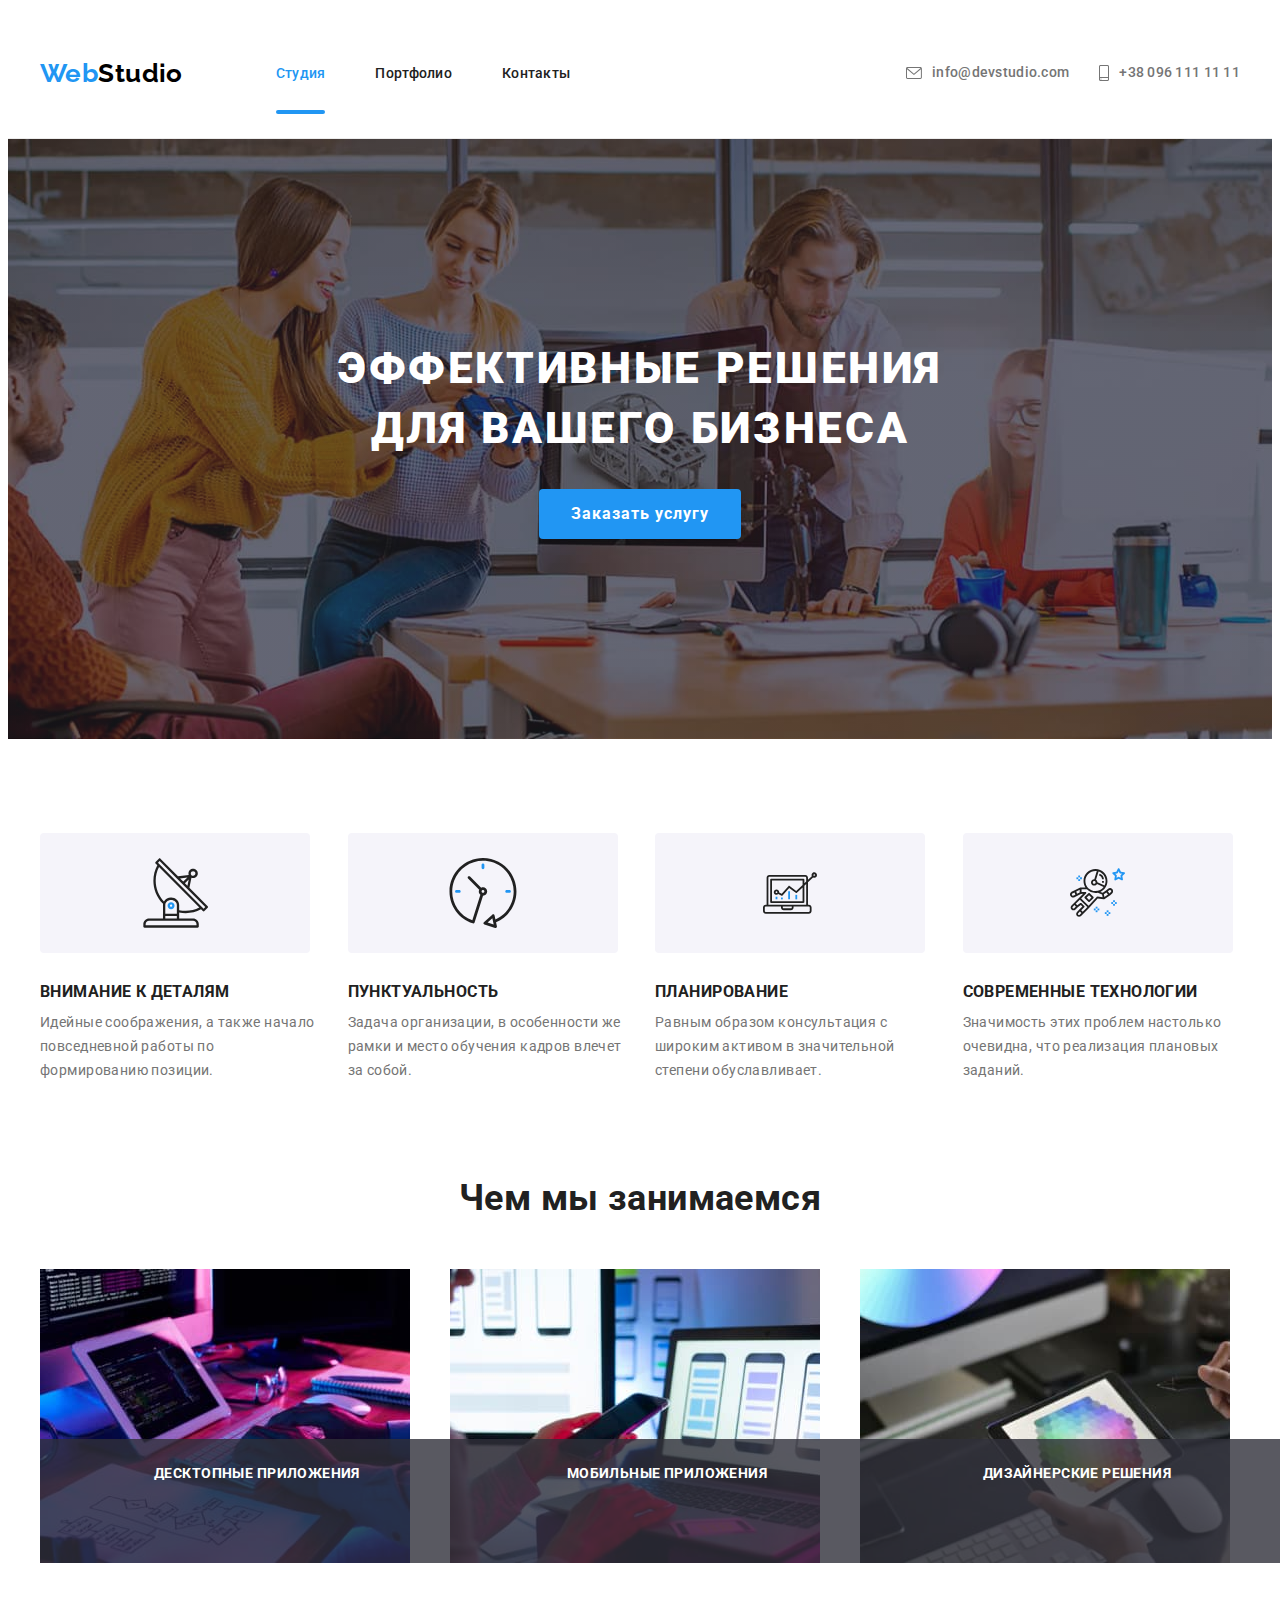
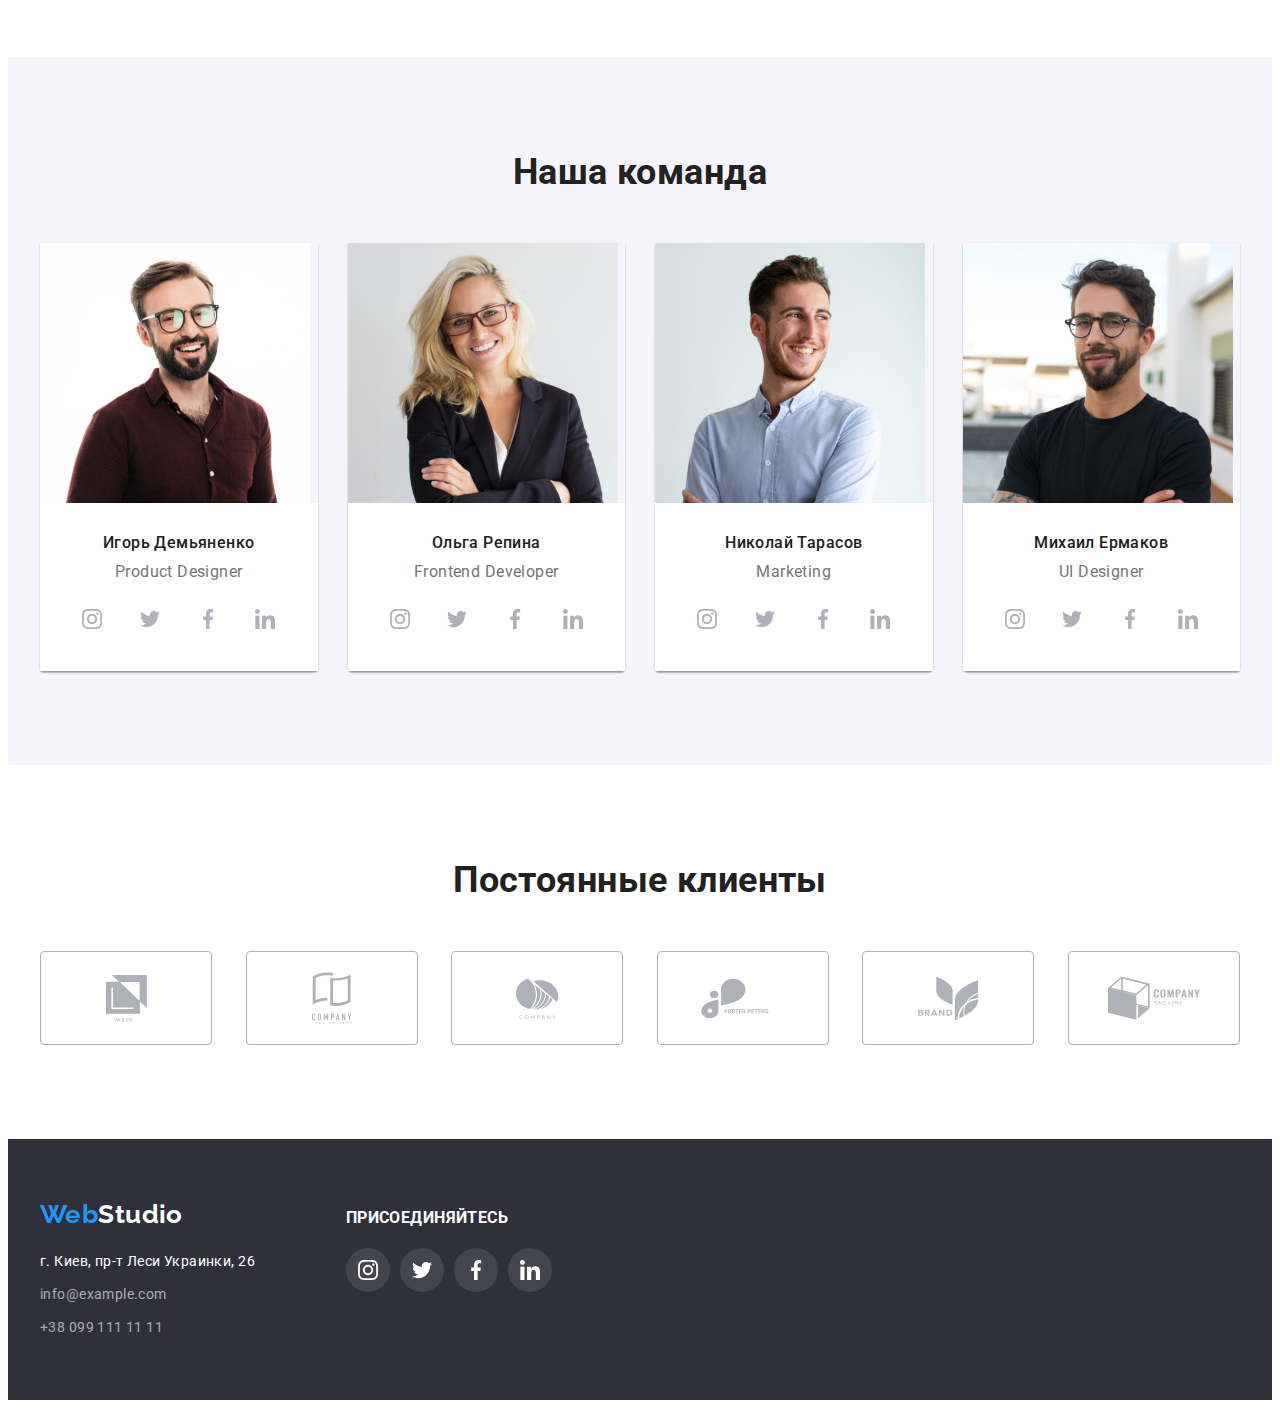
<file: index.html>
<!DOCTYPE html>
<html lang="ru">

<head>
    <meta charset="UTF-8">
    <meta http-equiv="X-UA-Compatible" content="IE=edge">
    <meta name="viewport" content="width=device-width, initial-scale=1.0">
    <title>Студия</title>
    <link rel="preconnect" href="https://fonts.gstatic.com">
    <link
        href="https://fonts.googleapis.com/css2?family=Raleway:wght@700&family=Roboto:wght@400;500;700;900&display=swap"
        rel="stylesheet">
    <link rel="stylesheet" href="https://cdnjs.cloudflare.com/ajax/libs/modern-normalize/1.1.0/modern-normalize.min.css"
        integrity="sha512-wpPYUAdjBVSE4KJnH1VR1HeZfpl1ub8YT/NKx4PuQ5NmX2tKuGu6U/JRp5y+Y8XG2tV+wKQpNHVUX03MfMFn9Q=="
        crossorigin="anonymous" referrerpolicy="no-referrer" />

    <link rel="stylesheet" href="./css/styles.css">
</head>

<body>
    <!-- Шапка -->
    <header class="header">
        <div class="container header-container">
            <nav class="navigation">
                <a href="./" lang="en" class="logo link"> <span class="logo-part">Web</span>Studio</a>
                <ul class="site-nav list">
                    <li class="site-nav-list">
                        <a href="" class="site-nav-link link current">Студия</a>
                    </li>
                    <li class="site-nav-list">
                        <a href="./portfolio.html" class="site-nav-link link">Портфолио</a>
                    </li>
                    <li class="site-nav-list">
                        <a href="" class="site-nav-link link">Контакты</a>
                    </li>
                </ul>
            </nav>
            <ul class="mail-tel list">
                <li class="mail-tel-list">
                    <a href="mailto:info@devstudio.com" class="mail-tel-link link">
                        <svg class="icon icon-mail" width="16" height="12">
                            <use href="./images/icons.svg#icon-envelope"></use>
                        </svg>
                        info@devstudio.com
                    </a>
                </li>
                <li class="mail-tel-list">
                    <a href="tel:+380961111111" class="mail-tel-link link">
                        <svg class="icon icon-tel" width="10" height="16">
                            <use href="./images/icons.svg#icon-smartphone"></use>
                        </svg>
                        +38 096 111 11 11
                    </a>
                </li>
            </ul>
        </div>



    </header>

    <main>
        <!-- Герой -->
        <section class="section hero">
            <div class="container">
                <h1 class="main-title"> Эффективные решения для вашего бизнеса</h1>
                <button type="button" data-modal-open class="main-button">Заказать услугу</button>
            </div>

        </section>
        <!-- Преимущества -->
        <section class="section section-advantages">
            <div class="container">
                <h2 class="visually-hidden">Преимущества</h2>

                <ul class="advantages">
                    <li class="advantages-list list">
                        <div class="adv-list-icon">
                            <svg class="" width="65" height="70">
                                <use href="./images/icons.svg#icon-group-1"></use>
                            </svg>
                        </div>

                        <h3 class="advantages-title">Внимание к деталям</h3>
                        <p class="advantages-text">Идейные соображения, а также начало повседневной работы по
                            формированию
                            позиции.</p>
                    </li>
                    <li class="list advantages-list">
                        <div class="adv-list-icon">
                            <svg class="" width="70" height="70">
                                <use href="./images/icons.svg#icon-group-2"></use>
                            </svg>
                        </div>

                        <h3 class="advantages-title">Пунктуальность</h3>
                        <p class="advantages-text">Задача организации, в особенности же рамки и место обучения кадров
                            влечет
                            за собой.</p>
                    </li>
                    <li class="list advantages-list">
                        <div class="adv-list-icon">
                            <svg class="" width="70" height="54">
                                <use href="./images/icons.svg#icon-group-3"></use>
                            </svg>
                        </div>

                        <h3 class="advantages-title">Планирование</h3>
                        <p class="advantages-text">Равным образом консультация с широким активом в значительной степени
                            обуславливает.</p>
                    </li>
                    <li class="list advantages-list">
                        <div class="adv-list-icon">
                            <svg class="" width="55" height="61">
                                <use href="./images/icons.svg#icon-group-4"></use>
                            </svg>
                        </div>

                        <h3 class="advantages-title">Современные технологии</h3>
                        <p class="advantages-text">Значимость этих проблем настолько очевидна, что реализация плановых
                            заданий.</p>
                    </li>
                </ul>
            </div>

        </section>
        <!-- Чем занимается студия -->
        <section class="section section-what-we-do">
            <div class="container">
                <h2 class="section-title">Чем мы занимаемся</h2>
                <ul class="what-we-do-list">
                    <li class="list what-we-do-item">
                        <img src="./images/what_we_do/box1.jpg" alt="Руки на клавиатуре" width="370" height="294">
                        <p class="what-we-do-description">Десктопные приложения</p>
                    </li>
                    <li class="list what-we-do-item">
                        <img src="./images/what_we_do/box2.jpg" alt="Ноутбук и телефон" width="370" height="294">
                        <p class="what-we-do-description">Мобильные приложения</p>
                    </li>
                    <li class="list what-we-do-item">
                        <img src="./images/what_we_do/box3.jpg" alt="Планшет с узором" width="370" height="294">
                        <p class="what-we-do-description">Дизайнерские решения</p>
                    </li>
                </ul>
            </div>

        </section>

        <!-- Команда студии -->

        <section class="section our-team">
            <div class="container">
                <h2 class="section-title">Наша команда</h2>
                <ul class="team-list">
                    <li class="list team-list-item">
                        <img src="./images/our_team/img1.jpg" alt="Игорь Демьяненко" width="270" height="260">
                        <div class="team-img-description">
                            <h3 class="team-title">Игорь Демьяненко</h3>
                            <p lang="en" class="team-position">Product Designer</p>
                            <ul class="list team-social-icon-list">
                                <li class="team-social-item">
                                    <a href="" class="team-social-link">
                                        <svg class="team-social-icon" width="20" height="20">
                                            <use href="./images/icons.svg#icon-instagram"></use>
                                        </svg>
                                    </a>
                                </li>
                                <li class="team-social-item">
                                    <a href="" class="team-social-link">
                                        <svg class="team-social-icon" width="20" height="20">
                                            <use href="./images/icons.svg#icon-twitter"></use>
                                        </svg>
                                    </a>
                                </li>
                                <li class="team-social-item">
                                    <a href="" class="team-social-link">
                                        <svg class="team-social-icon" width="20" height="20">
                                            <use href="./images/icons.svg#icon-facebook"></use>
                                        </svg>
                                    </a>
                                </li>
                                <li class="team-social-item">
                                    <a href="" class="team-social-link">
                                        <svg class="team-social-icon" width="20" height="20">
                                            <use href="./images/icons.svg#icon-linkedin"></use>
                                        </svg>
                                    </a>
                                </li>
                            </ul>
                        </div>

                    </li>

                    <li class="list team-list-item">
                        <img src="./images/our_team/img2.jpg" alt="Ольга Репина" width="270" height="260">
                        <div class="team-img-description">
                            <h3 class="team-title">Ольга Репина</h3>
                            <p lang="en" class="team-position">Frontend Developer</p>
                            <ul class="list team-social-icon-list">
                                <li class="team-social-item">
                                    <a href="" class="team-social-link">
                                        <svg class="team-social-icon" width="20" height="20">
                                            <use href="./images/icons.svg#icon-instagram"></use>
                                        </svg>
                                    </a>
                                </li>
                                <li class="team-social-item">
                                    <a href="" class="team-social-link">
                                        <svg class="team-social-icon" width="20" height="20">
                                            <use href="./images/icons.svg#icon-twitter"></use>
                                        </svg>
                                    </a>
                                </li>
                                <li class="team-social-item">
                                    <a href="" class="team-social-link">
                                        <svg class="team-social-icon" width="20" height="20">
                                            <use href="./images/icons.svg#icon-facebook"></use>
                                        </svg>
                                    </a>
                                </li>
                                <li class="team-social-item">
                                    <a href="" class="team-social-link">
                                        <svg class="team-social-icon" width="20" height="20">
                                            <use href="./images/icons.svg#icon-linkedin"></use>
                                        </svg>
                                    </a>
                                </li>
                            </ul>

                        </div>

                    </li>
                    <li class="list team-list-item">
                        <img src="./images/our_team/img3.jpg" alt="Николай Тарасов" width="270" height="260">
                        <div class="team-img-description">
                            <h3 class="team-title">Николай Тарасов</h3>
                            <p lang="en" class="team-position">Marketing</p>
                            <ul class="list team-social-icon-list">
                                <li class="team-social-item">
                                    <a href="" class="team-social-link">
                                        <svg class="team-social-icon" width="20" height="20">
                                            <use href="./images/icons.svg#icon-instagram"></use>
                                        </svg>
                                    </a>
                                </li>
                                <li class="team-social-item">
                                    <a href="" class="team-social-link">
                                        <svg class="team-social-icon" width="20" height="20">
                                            <use href="./images/icons.svg#icon-twitter"></use>
                                        </svg>
                                    </a>
                                </li>
                                <li class="team-social-item">
                                    <a href="" class="team-social-link">
                                        <svg class="team-social-icon" width="20" height="20">
                                            <use href="./images/icons.svg#icon-facebook"></use>
                                        </svg>
                                    </a>
                                </li>
                                <li class="team-social-item">
                                    <a href="" class="team-social-link">
                                        <svg class="team-social-icon" width="20" height="20">
                                            <use href="./images/icons.svg#icon-linkedin"></use>
                                        </svg>
                                    </a>
                                </li>
                            </ul>

                        </div>

                    </li>
                    <li class="list team-list-item">
                        <img src="./images/our_team/img4.jpg" alt="Михаил Ермаков" width="270" height="260">
                        <div class="team-img-description">
                            <h3 class="team-title">Михаил Ермаков</h3>
                            <p lang="en" class="team-position">UI Designer</p>
                            <ul class="list team-social-icon-list">
                                <li class="team-social-item">
                                    <a href="" class="team-social-link">
                                        <svg class="team-social-icon" width="20" height="20">
                                            <use href="./images/icons.svg#icon-instagram"></use>
                                        </svg>
                                    </a>
                                </li>
                                <li class="team-social-item">
                                    <a href="" class="team-social-link">
                                        <svg class="team-social-icon" width="20" height="20">
                                            <use href="./images/icons.svg#icon-twitter"></use>
                                        </svg>
                                    </a>
                                </li>
                                <li class="team-social-item">
                                    <a href="" class="team-social-link">
                                        <svg class="team-social-icon" width="20" height="20">
                                            <use href="./images/icons.svg#icon-facebook"></use>
                                        </svg>
                                    </a>
                                </li>
                                <li class="team-social-item">
                                    <a href="" class="team-social-link">
                                        <svg class="team-social-icon" width="20" height="20">
                                            <use href="./images/icons.svg#icon-linkedin"></use>
                                        </svg>
                                    </a>
                                </li>
                            </ul>

                        </div>

                    </li>
                </ul>
            </div>

        </section>
        <!-- Постоянные клиенты -->
        <section class="section">
            <div class="container">
                <h2 class="section-title">Постоянные клиенты</h2>
                <ul class="list clients-list">
                    <li class="clients-list-item">
                        <a href="" class="clients-link">
                            <svg class="clients-icon" width="41" height="47">
                                <use href="./images/icons.svg#icon-object-1"></use>
                            </svg>
                        </a>
                    </li>
                    <li class="clients-list-item">
                        <a href="" class="clients-link">
                            <svg class="clients-icon" width="40" height="52">
                                <use href="./images/icons.svg#icon-object-2"></use>
                            </svg>
                        </a>
                    </li>
                    <li class="clients-list-item">
                        <a href="" class="clients-link">
                            <svg class="clients-icon" width="44" height="41">
                                <use href="./images/icons.svg#icon-object-3"></use>
                            </svg>
                        </a>
                    </li>
                    <li class="clients-list-item">
                        <a href="" class="clients-link">
                            <svg class="clients-icon" width="84" height="41">
                                <use href="./images/icons.svg#icon-object-4"></use>
                            </svg>
                        </a>
                    </li>
                    <li class="clients-list-item">
                        <a href="" class="clients-link">
                            <svg class="clients-icon" width="63" height="45">
                                <use href="./images/icons.svg#icon-object-5"></use>
                            </svg>
                        </a>
                    </li>
                    <li class="clients-list-item">
                        <a href="" class="clients-link">
                            <svg class="clients-icon" width="94" height="44">
                                <use href="./images/icons.svg#icon-object-6"></use>
                            </svg>
                        </a>
                    </li>
                </ul>
            </div>

        </section>
    </main>

    <!-- Подвал -->

    <footer class=" footer">
        <div class="container footer-container">
            <div class="logo-address">
                <a href="./" lang="en" class="link logo logo-footer"><span class="logo-part">Web</span><span
                        class="logo logo-white">Studio</span></a>
                <address class="footer-list">
                    <ul class="address">
                        <li class="list address-list">
                            <a href="" target="_blank" rel="noopener noreferrer" class="address-link link">г. Киев, пр-т
                                Леси Украинки, 26</a>
                        </li>
                        <li class="list address-list">
                            <a href="mailto:info@example.com" class="address-mail-tel link">info@example.com</a>
                        </li>
                        <li class="list address-list">
                            <a href="tel:+380991111111" class="address-mail-tel link">+38 099 111 11 11</a>
                        </li>
                    </ul>

                </address>
            </div>
            <div class="footer-social">
                <h3 class="footer-title">присоединяйтесь</h3>
                <ul class="list footer-social-list">
                    <li class="">
                        <a href="" class="footer-link">
                            <svg class="footer-social-icon" width="20" height="20">
                                <use href="./images/icons.svg#icon-instagram"></use>
                            </svg>
                        </a>
                    </li>
                    <li class="">
                        <a href="" class="footer-link">
                            <svg class="footer-social-icon" width="20" height="20">
                                <use href="./images/icons.svg#icon-twitter"></use>
                            </svg>
                        </a>
                    </li>
                    <li class="">
                        <a href="" class="footer-link">
                            <svg class="footer-social-icon" width="20" height="20">
                                <use href="./images/icons.svg#icon-facebook"></use>
                            </svg>
                        </a>
                    </li>
                    <li class="">
                        <a href="" class="footer-link">
                            <svg class="footer-social-icon" width="20" height="20">
                                <use href="./images/icons.svg#icon-linkedin"></use>
                            </svg>
                        </a>
                    </li>
                </ul>
            </div>


        </div>

    </footer>
    <div class="backdrop is-hidden" data-modal>
        <div class="modal">
            <button type="button" data-modal-close class="close-button">
                <svg class="" width="18" height="18">
                    <use href="./images/icons.svg#icon-close-btn"></use>
                </svg>
            </button>
        </div>
    </div>
    <script src="./js/modal.js"></script>
</body>

</html>
</file>
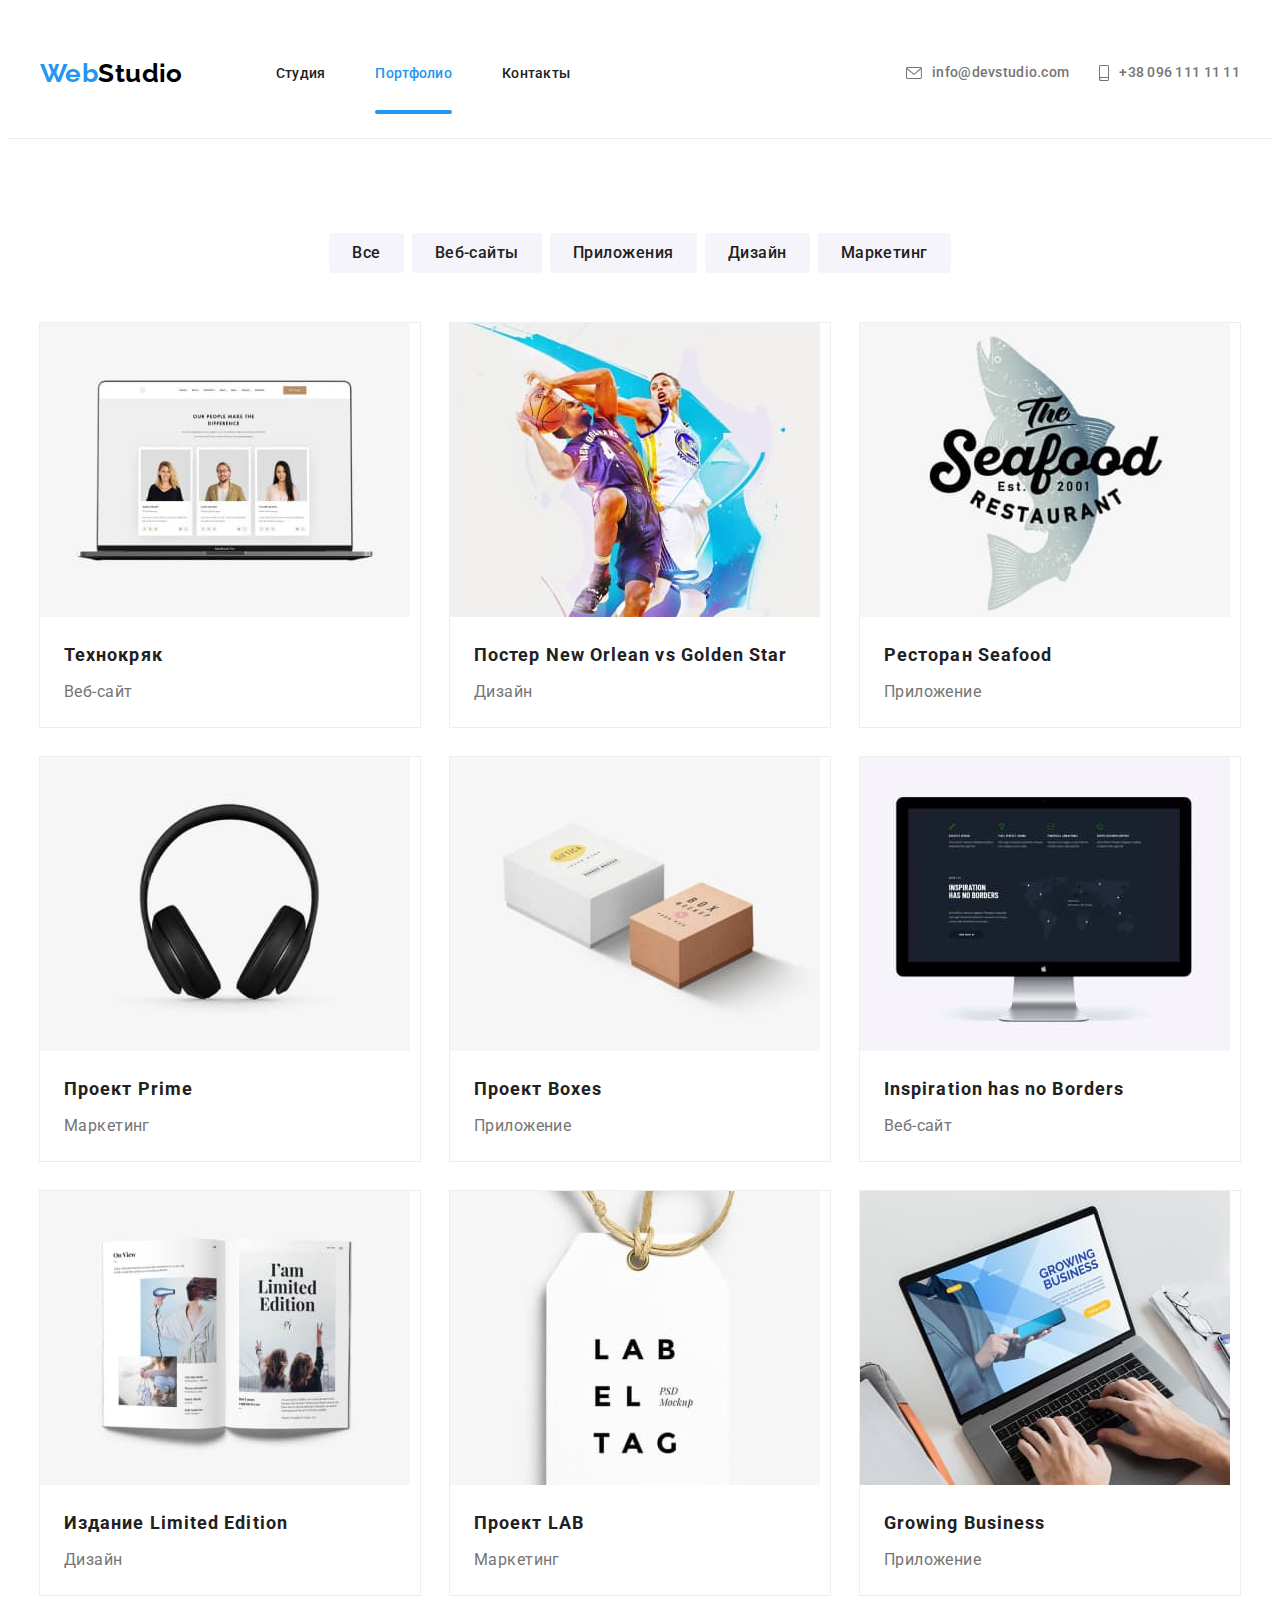
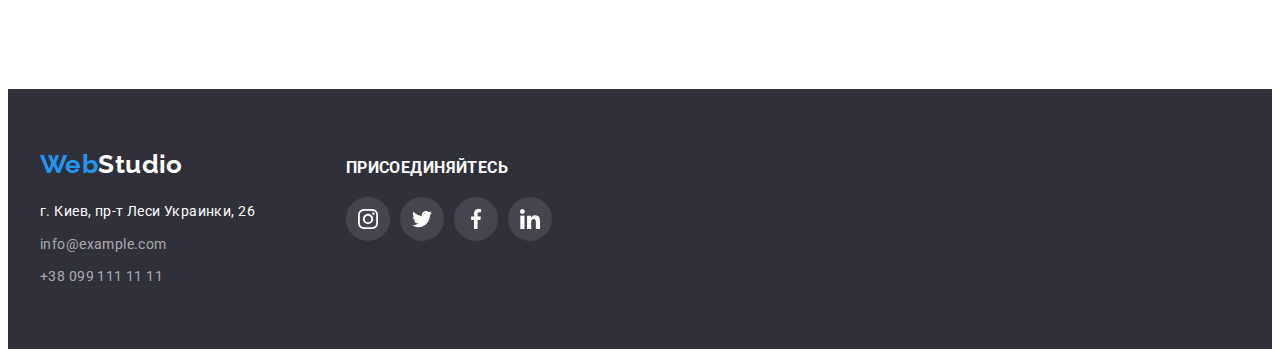
<file: portfolio.html>
<!DOCTYPE html>
<html lang="ru">

<head>
    <meta charset="UTF-8">
    <meta http-equiv="X-UA-Compatible" content="IE=edge">
    <meta name="viewport" content="width=device-width, initial-scale=1.0">
    <title>Портфолио</title>
    <link rel="preconnect" href="https://fonts.gstatic.com">
    <link
        href="https://fonts.googleapis.com/css2?family=Raleway:wght@700&family=Roboto:wght@400;500;700;900&display=swap"
        rel="stylesheet">
    <link rel="stylesheet" href="https://cdnjs.cloudflare.com/ajax/libs/modern-normalize/1.1.0/modern-normalize.min.css"
        integrity="sha512-wpPYUAdjBVSE4KJnH1VR1HeZfpl1ub8YT/NKx4PuQ5NmX2tKuGu6U/JRp5y+Y8XG2tV+wKQpNHVUX03MfMFn9Q=="
        crossorigin="anonymous" referrerpolicy="no-referrer" />
    <link rel="stylesheet" href="./css/styles.css">
</head>

<body>
    <!-- Шапка -->
    <header class="header">
        <div class="container header-container">
            <nav class="navigation">
                <a href="./" lang="en" class="logo link"><span class="logo-part">Web</span>Studio</a>
                <ul class="site-nav list">
                    <li class="site-nav-list">
                        <a href="./index.html" class="site-nav-link link">Студия</a>
                    </li>
                    <li class="site-nav-list">
                        <a href="" class="site-nav-link link current">Портфолио</a>
                    </li>
                    <li class="site-nav-list">
                        <a href="" class="site-nav-link link">Контакты</a>
                    </li>
                </ul>
            </nav>
            <ul class="mail-tel list">
                <li class="mail-tel-list">
                    <a href="mailto:info@devstudio.com" class="mail-tel-link link">
                        <svg class="icon-mail" width="16" height="12">
                            <use href="./images/icons.svg#icon-envelope"></use>
                        </svg>
                        info@devstudio.com
                    </a>
                </li>
                <li class="mail-tel-list">
                    <a href="tel:+380961111111" class="mail-tel-link link">
                        <svg class="icon-tel" width="10" height="16">
                            <use href="./images/icons.svg#icon-smartphone"></use>
                        </svg>
                        +38 096 111 11 11
                    </a>
                </li>
            </ul>
        </div>

    </header>

    <main>
        <!-- Примеры работ студии -->
        <section class="section">
            <div class="container">
                <h2 class="visually-hidden">Примеры работ</h2>
                <ul class="portfolio-button-list">
                    <li class="list portf-btn-list-item">
                        <button type="button" class="portfolio-button">Все</button></li>
                    <li class="list portf-btn-list-item">
                        <button type="button" class="portfolio-button">Веб-сайты</button></li>
                    <li class="list portf-btn-list-item">
                        <button type="button" class="portfolio-button">Приложения</button></li>
                    <li class="list portf-btn-list-item">
                        <button type="button" class="portfolio-button">Дизайн</button></li>
                    <li class="list portf-btn-list-item">
                        <button type="button" class="portfolio-button">Маркетинг</button></li>
                </ul>
                <ul class="portf-img-list">
                    <li class="list portf-img-list-item">
                        <a href="" class="link portf-img-list-link">
                            <div class="overlay-box">
                                <img src="./images/portfolio/img1.jpg" alt="Ноутбук и три анкеты" width="370" height="294" class="portf-img">
                                <p class="overlay">
                                    Технокряк это современная площадка распространения коронавируса. Компании используют эту платформу для цифрового
                                    шпионажа и атак на защищённые сервера конкурентов.
                                </p>
                            </div>
                            
                                <div class="portf-img-description">
                                    <h3 class="portfolio-img-title">Технокряк</h3>
                                    <p class="portfolio-list-text">Веб-сайт</p>
                                </div>
                        </a>

                    </li>
                    <li class="list portf-img-list-item">
                        <a href="" class="link portf-img-list-link">
                            <div class="overlay-box">
                            <img src="./images/portfolio/img2.jpg" alt="Баскетбол" width="370"
                                height="294" class="portf-img">
                                <p class="overlay">
                                    Технокряк это современная площадка распространения коронавируса. Компании используют эту платформу для цифрового
                                    шпионажа и атак на защищённые сервера конкурентов.
                                </p>
                            </div>
                                <div class="portf-img-description">
                                    <h3 class="portfolio-img-title">Постер New Orlean vs Golden Star</h3>
                                    <p class="portfolio-list-text">Дизайн</p>
                                </div>
                            
                        </a>

                    </li>
                    <li class="list portf-img-list-item">
                        <a href="" class="link portf-img-list-link">
                            <div class="overlay-box">
                                <img src="./images/portfolio/img3.jpg" alt="Ресторан морепродуктов" width="370" height="294" class="portf-img">
                                <p class="overlay">
                                    Технокряк это современная площадка распространения коронавируса. Компании используют эту платформу для цифрового
                                    шпионажа и атак на защищённые сервера конкурентов.
                                </p>
                            </div>
                            
                                <div class="portf-img-description">
                                    <h3 class="portfolio-img-title">Ресторан Seafood</h3>
                                    <p class="portfolio-list-text">Приложение</p>
                                </div>
                            
                        </a>

                    </li>
                    <li class="list portf-img-list-item">
                        <a href="" class="link portf-img-list-link">
                            <div class="overlay-box">
                                <img src="./images/portfolio/img4.jpg" alt="Наушники" width="370" height="294" class="portf-img">
                                <p class="overlay">
                                    Технокряк это современная площадка распространения коронавируса. Компании используют эту платформу для цифрового
                                    шпионажа и атак на защищённые сервера конкурентов.
                                </p>
                            </div>
                            
                                <div class="portf-img-description">
                                    <h3 class="portfolio-img-title">Проект Prime</h3>
                                    <p class="portfolio-list-text">Маркетинг</p>
                                </div>
                            
                        </a>

                    </li>
                    <li class="list portf-img-list-item">
                        <a href="" class="link portf-img-list-link">
                            <div class="overlay-box">
                                <img src="./images/portfolio/img5.jpg" alt="Две коробки" width="370" height="294" class="portf-img">
                                <p class="overlay">
                                    Технокряк это современная площадка распространения коронавируса. Компании используют эту платформу для цифрового
                                    шпионажа и атак на защищённые сервера конкурентов.
                                </p>
                            </div>
                            
                                <div class="portf-img-description">
                                    <h3 class="portfolio-img-title">Проект Boxes</h3>
                                    <p class="portfolio-list-text">Приложение</p>
                                </div>
                            
                        </a>
                    </li>
                    <li class="list portf-img-list-item">
                        <a href="" class="link portf-img-list-link">
                            <div class="overlay-box">
                                <img src="./images/portfolio/img6.jpg" alt="Монитор" width="370" height="294" class="portf-img">
                                <p class="overlay">
                                    Технокряк это современная площадка распространения коронавируса. Компании используют эту платформу для цифрового
                                    шпионажа и атак на защищённые сервера конкурентов.
                                </p>
                            </div>
                            
                                <div class="portf-img-description">
                                    <h3 lang="en" class="portfolio-img-title">Inspiration has no Borders</h3>
                                    <p class="portfolio-list-text">Веб-сайт</p>
                                </div>
                            
                        </a>

                    </li>
                    <li class="list portf-img-list-item">
                        <a href="" class="link portf-img-list-link">
                            <div class="overlay-box">
                                <img src="./images/portfolio/img7.jpg" alt="Открытая книга" width="370" height="294" class="portf-img">
                                <p class="overlay">
                                    Технокряк это современная площадка распространения коронавируса. Компании используют эту платформу для цифрового
                                    шпионажа и атак на защищённые сервера конкурентов.
                                </p>
                            </div>
                            
                                <div class="portf-img-description">
                                    <h3 class="portfolio-img-title">Издание Limited Edition</h3>
                                    <p class="portfolio-list-text">Дизайн</p>
                                </div>
                            
                        </a>

                    </li>
                    <li class="list portf-img-list-item">
                        <a href="" class="link portf-img-list-link">
                            <div class="overlay-box">
                                <img src="./images/portfolio/img8.jpg" alt="Карточка брелок" width="370" height="294" class="portf-img">
                                <p class="overlay">
                                    Технокряк это современная площадка распространения коронавируса. Компании используют эту платформу для цифрового
                                    шпионажа и атак на защищённые сервера конкурентов.
                                </p>
                            </div>
                            
                                <div class="portf-img-description">
                                    <h3 class="portfolio-img-title">Проект LAB</h3>
                                    <p class="portfolio-list-text">Маркетинг</p>
                                </div>
                            
                        </a>

                    </li>
                    <li class="list portf-img-list-item">
                        <a href="" class="link portf-img-list-link">
                            <div class="overlay-box">
                                <img src="./images/portfolio/img9.jpg" alt="Работа за ноутбуком" width="370" height="294" class="portf-img">
                                <p class="overlay">
                                    Технокряк это современная площадка распространения коронавируса. Компании используют эту платформу для цифрового
                                    шпионажа и атак на защищённые сервера конкурентов.
                                </p>
                            </div>
                            
                                <div class="portf-img-description">
                                    <h3 lang="en" class="portfolio-img-title">Growing Business</h3>
                                    <p class="portfolio-list-text">Приложение</p>
                                </div>
                            
                        </a>

                    </li>
                </ul>
            </div>

        </section>
    </main>
    <!-- Подвал -->
    <footer class="footer">
        <div class="container footer-container">
            <div class="logo-address">
            <a href="./" lang="en" class="logo logo-footer link"><span class="logo-part">Web</span><span
                    class="logo logo-white">Studio</span></a>
            <address>
                <ul class="address">
                    <li class="address-list list">
                        <a href="" target="_blank" rel="noopener noreferrer" class="address-link link">г. Киев, пр-т
                            Леси Украинки,
                            26</a>
                    </li>
                    <li class="address-list list">
                        <a href="mailto:info@example.com" class="address-mail-tel link">info@example.com</a>
                    </li>
                    <li class="address-list list">
                        <a href="tel:+380991111111" class="address-mail-tel link">+38 099 111 11 11</a>
                    </li>
                </ul>
            </address>
            </div>
            <div class="footer-social">
                <h3 class="footer-title">присоединяйтесь</h3>
                <ul class="list footer-social-list">
                    <li class="">
                        <a href="" class="footer-link">
                            <svg class="footer-social-icon" width="20" height="20">
                                <use href="./images/icons.svg#icon-instagram"></use>
                            </svg>
                        </a>
                    </li>
                    <li class="">
                        <a href="" class="footer-link">
                            <svg class="footer-social-icon" width="20" height="20">
                                <use href="./images/icons.svg#icon-twitter"></use>
                            </svg>
                        </a>
                    </li>
                    <li class="">
                        <a href="" class="footer-link">
                            <svg class="footer-social-icon" width="20" height="20">
                                <use href="./images/icons.svg#icon-facebook"></use>
                            </svg>
                        </a>
                    </li>
                    <li class="">
                        <a href="" class="footer-link">
                            <svg class="footer-social-icon" width="20" height="20">
                                <use href="./images/icons.svg#icon-linkedin"></use>
                            </svg>
                        </a>
                    </li>
                </ul>
            </div>
        </div>

    </footer>
</body>

</html>
</file>
<file: css/styles.css>
:root{
    --main-font:'Roboto', sans-serif;
    --secondary-font:'Raleway', sans-serif;
    --main-color: #212121;
    --secondary-color: #757575;
    --accent-color: #2196F3;
    --main-font-size: 14px;
    --background-color: #2F303A;
    --main-light-color: #ffffff;
    --logo-black-color: #000000;
    --light-background-buttons-color: #F5F4FA;
    --footer-mail-color: rgba(255, 255, 255, 0.6);
    --border-color: #ECECEC;
    --background-color-under-img: #C4C4C4;
    --clients-color: #AFB1B8;
    --background-above-img: rgba(47, 48, 58, 0.8);
    --overlay-background: rgba(33, 150, 243, 0.9);
    --timing-function: cubic-bezier(0.4, 0, 0.2, 1);
}
h1, h2, h3, h4, h5, h6, p {
    margin-top: 0;
    margin-bottom: 0;
}
ul, ol {
    margin-top: 0;
    margin-bottom: 0;
    padding-left: 0;
}
img {
    display: block;
    max-width: 100%;
    height: auto;
}
.list {
list-style: none;
}
.link {
    text-decoration: none;
}
body{
    font-family: var(--main-font);
    color: var(--main-color);
    font-size: var(--main-font-size); 
    font-weight: 400; 
    line-height: 1.19; 
    letter-spacing: 0.03em;
}
.container {
    width: 1200px;
    margin: 0 auto;
    padding-left: 15px;
    padding-right: 15px;
}
.section{
    padding-top: 94px;
    padding-bottom: 94px;
}
/* ====================Компоненты================== */
.section-title {
font-weight: 700;
font-size: 36px;
line-height: 1.17;
text-align: center;
margin-bottom: 50px;
}
.logo {
    display: inline-block;
    font-family: var(--secondary-font);
    font-weight: 700;
    font-size: 26px;
    margin-right: 93px;
    
    color: var(--logo-black-color);

    transition: color 250ms cubic-bezier(0.4, 0, 0.2, 1);
}
.logo-part {
    color: var(--accent-color);
}
.logo:hover,
.logo:focus{
    color: var(--accent-color);
  
}


/* ====================Шапка===================== */
.header {
    background-color: var(--main-light-color);
    border-bottom: 1px solid var(--border-color); 
}

.header-container {
    display: flex;
    align-items: center;
    padding-top: 25px;
    padding-bottom: 25px;
    height: 80px;
}

.navigation {
    display: flex;
    align-items: center;
}
.site-nav {
    display: flex;
    align-items: center;
}
.mail-tel {
    display: flex;
    align-items: center;
    
}

.site-nav-list:not(:last-child) {
    margin-right: 50px;
}

.site-nav-link,
.mail-tel-link {
font-weight: 500;
line-height: 1.14;
letter-spacing: 0.02em;

color: var(--main-color);
transition: color 250ms var(--timing-function), fill 250ms var(--timing-function);

}

.site-nav-link:hover,
.site-nav-link:focus,
.mail-tel-link:hover,
.mail-tel-link:focus {
    color: var(--accent-color);
    fill: var(--accent-color);
    
}
.site-nav-link.current {
    position: relative;
    color: var(--accent-color);
}

.site-nav-list .current::after{
    position: absolute;
    bottom: -33px;
    content: "";
    display: block;
    width: 100%;
    height: 4px;
    border-radius: 2px;
    background-color: var(--accent-color);  
}

.mail-tel{
 margin-left: auto; 
}
.mail-tel-list:not(:last-child){
    margin-right: 30px;
}
.mail-tel-link { 
    display: flex;
    justify-content: center;
    align-items: center;
color: var(--secondary-color);
}

.icon-mail,
.icon-tel{
    fill: currentColor;
    margin-right: 10px;
}
/* ========================Герой==================== */

.hero {
background:var(--background-color-under-img);
max-width: 1600px;
text-align: center;
align-items: center;
padding-top: 200px;
padding-bottom: 200px;
margin: 0 auto;
background-image: linear-gradient(
      rgba(47, 48, 58, 0.4),
      rgba(47, 48, 58, 0.4)
    ),
    url("../images/bg_img.jpg");
background-position: center;
background-size: cover;
}

.hero .container{
    width: 696px;
}

.main-title {
font-weight: 900;
font-size: 44px;
line-height: 1.36;
letter-spacing: 0.06em;
text-transform: uppercase;
margin-bottom: 30px;

color: var(--main-light-color);
}

.main-button {
border-radius: 4px;
font-family: inherit;
font-weight: 700;
font-size: 16px;
line-height: 1.87;
letter-spacing: 0.06em;
padding: 10px 32px;
cursor: pointer;
border: none;

background: var(--accent-color);
color: var(--main-light-color);
box-shadow: 0px 4px 4px rgba(0, 0, 0, 0.15);

transition: background-color 250ms var(--timing-function);
}

.main-button:hover,
.main-button:focus{
    background-color: #188CE8;
}

/*=======================Преимущества================================ */
.visually-hidden{
    position: absolute;
  clip: rect(0 0 0 0);
  width: 1px;
  height: 1px;
  margin: -1px;
}
.section-advantages{
    padding-bottom: 0;
}
.advantages {
    display: flex;
}
.advantages-list{
    flex-basis: calc((100% - 90px) / 4);
}
.advantages-list:not(:last-child){
    margin-right: 30px;
}
.adv-list-icon{
    display: flex;
    justify-content: center;
    align-items: center;
    background-color: var(--light-background-buttons-color);
    border-radius: 4px;
    width: 270px;
    height: 120px;
    margin-bottom: 30px;
}

.advantages-title {
font-weight: 700;
line-height: 1.14;
text-transform: uppercase;
margin-bottom: 10px;
}
.advantages-text {
line-height: 1.71;
color: var(--secondary-color);

}

/* ================Чем занимается студия============== */
.what-we-do-list{
    display: flex;
    margin-left: -30px;
    margin-top: -30px;
}
.what-we-do-item{
    position: relative;
    flex-basis: calc((100% - 90px) / 3);
    margin-left: 30px;
    margin-top: 30px;
    
}
.what-we-do-description{
    position: absolute;
    bottom: 0;
    text-align: center;
    padding: 27px;
    width: 100%;
    height: 70px;
    font-weight: 700;
    font-size: 14px;
    line-height: 1.14;
    text-transform: uppercase;
    color: var(--main-light-color);
    background-color: var(--background-above-img);
}

/* =================Наша команда==================== */
.our-team{
    background:var(--light-background-buttons-color);
}
.team-list{
    display: flex;
    margin-left: -30px;
    margin-top: -30px;
}
.team-list-item{
    flex-basis: calc((100% - 120px) / 4);
    margin-left: 30px;
    margin-top: 30px;
    text-align: center;
    box-shadow: 0px 1px 3px rgba(0, 0, 0, 0.12), 0px 1px 1px rgba(0, 0, 0, 0.14), 0px 2px 1px rgba(0, 0, 0, 0.2);
    border-radius: 0px 0px 4px 4px;
}
.team-img-description{
    padding: 30px;
    background-color: var(--main-light-color);
}
.team-title {
font-weight: 500;
font-size: 16px;
}
.team-position {
color:var(--secondary-color);
font-size: 16px;
margin-top: 10px;
}
.team-social-icon-list{
    display: flex;
    justify-content: space-between;
    margin-top: 16px;
}
.team-social-link{
    display: flex;
    justify-content: center;
    align-items: center;
    width: 44px;
    height: 44px;
    background: var(--main-light-color);
    border-radius: 50%;

    transition: background-color 250ms var(--timing-function);
}
.team-social-link:hover,
.team-social-link:focus{
    background-color: var(--accent-color);
}
.team-social-link:hover .team-social-icon,
.team-social-link:focus .team-social-icon{
    fill: var(--main-light-color);
}
.team-social-icon{
    fill: var(--clients-color);
    transition: fill 250ms var(--timing-function);
}

/* ====================Портфолио кнопки=========== */

.portfolio-button-list{
    display: flex;
    justify-content: center;
    margin-bottom: 50px;
}
.portf-btn-list-item:not(:last-child){
    margin-right: 8px;
}

.portfolio-button {
font-family: inherit;
font-weight: 500;
font-size: 16px;
line-height: 1.62;
text-align: center;
letter-spacing: 0.03em;
border: 1px solid transparent;
border-radius: 4px;
padding: 6px 22px;

color:var(--main-color);
background: var(--light-background-buttons-color);

transition: color 250ms var(--timing-function), box-shadow 250ms var(--timing-function), background-color 250ms var(--timing-function);
}

.portfolio-button:hover,
.portfolio-button:focus{
    color: var(--main-light-color);
    background-color: var(--accent-color);
    cursor: pointer;
    box-shadow: 0px 3px 1px rgba(0, 0, 0, 0.1), 0px 1px 2px rgba(0, 0, 0, 0.08), 0px 2px 2px rgba(0, 0, 0, 0.12);
}
/* ====================Портфолио список картинок========== */
.portf-img-list{
    display: flex;
    flex-wrap: wrap;
    margin-top: -30px;
    margin-left: -30px;
}

.portf-img-list-item{
    flex-basis: calc((100% - 90px) / 3);
    margin-top: 30px;
    margin-left: 30px;
    outline: 1px solid #EEEEEE;
    
}
.portf-img-list-link{
    display: block;
    transition: box-shadow 250ms var(--timing-function);
}
.portf-img-list-link:hover,
.portf-img-list-link:focus {
    box-shadow: 0px 1px 1px rgba(0, 0, 0, 0.12), 0px 4px 4px rgba(0, 0, 0, 0.06), 1px 4px 6px rgba(0, 0, 0, 0.16);
}
.portf-img-description{
    padding: 20px 24px;
}
.portfolio-img-title {
font-weight: 700;
font-size: 18px;
line-height: 2;
letter-spacing: 0.06em;
width: 322px;
margin-bottom: 4px;

color:var(--main-color);

}
.portfolio-list-text {
font-size: 16px;
line-height: 1.87;
width: 322px;

color:var(--secondary-color);
}

.overlay-box{
    position: relative;
    overflow: hidden;
}

.overlay{
    position: absolute;
    top: 0;
    left: 0;
    width: 100%;
    height: 100%;
    padding: 63px 24px;
    font-family: inherit;
    font-style: inherit;
    font-weight: inherit;
    font-size: 18px;
    line-height: 1.5;
    letter-spacing: inherit;
    color: var(--main-light-color);
    background: var(--overlay-background);
    overflow: auto;
    transform: translateY(100%);
    transition: transform 250ms var(--timing-function);
}

.portf-img-list-link:hover .overlay,
.portf-img-list-link:focus .overlay{
    transform: translateY(0%);
}
/* ====================Постоянные клиенты=========== */
.clients-link{
    display: flex;
    justify-content: center;
    align-items: center;
    width: 170px;
    height: 92px;
    border: 1px solid var(--clients-color);
    border-radius: 4px;
    color: var(--clients-color);
    background-color: var(--main-light-color);

    transition: border 250ms var(--timing-function);
}
.clients-link:hover,
.clients-link:focus{
    border: 1px solid var(--accent-color);
}
.clients-link:hover .clients-icon,
.clients-link:focus .clients-icon{
    fill: var(--accent-color);
}
.clients-list{
    display: flex;
    justify-content: space-between;
}
.clients-icon{
    fill: currentColor;
    transition: fill 250ms var(--timing-function);
}
/* ===================Подвал===================== */
.footer {
background: var(--background-color);
padding-top: 60px;
padding-bottom: 60px;
}
.logo-white {
    color: var(--main-light-color);
}
.logo-footer{
    margin-bottom: 20px;
    margin-right: auto;
}
.logo-address{
    margin-right: 70px;
}
.address {
font-family: var(--main-font);
font-style: normal;
line-height: 1.71;
}
.address-list:not(:last-child){
    margin-bottom: 9px;
}
.address-link {
    color: var(--main-light-color);
    transition: color 250ms var(--timing-function);
}

.address-mail-tel {
    color: var(--footer-mail-color);
    transition: color 250ms var(--timing-function);
}

.address-link:hover,
.address-link:focus,
.address-mail-tel:hover,
.address-mail-tel:focus{
    color: var(--accent-color);
}
.footer-container{
    display: flex;
    align-items: baseline;
}
.footer-title{
font-weight: 700;
line-height: 1.14;
text-transform: uppercase;
margin-bottom: 20px;
color: var(--main-light-color);
}
.footer-social{
    width: 206px;
    height: 80px;
    
}
.footer-social-list{
    display: flex;
    justify-content: space-between;
}
.footer-link{
    display: flex;
    justify-content: center;
    align-items: center;
    width: 44px;
    height: 44px;
    background: rgba(255, 255, 255, 0.1);
    border-radius: 50%;

    transition: background-color 250ms var(--timing-function);
}
.footer-link:hover,
.footer-link:focus{
    background-color: var(--accent-color);
}
.footer-social-icon{
    fill: var(--main-light-color);
}

/* =================Модальное окно============== */

.backdrop{
    position: fixed;
    top: 0;
    left: 0;
    width: 100%;
    height: 100%;
    background-color: rgba(0, 0, 0, 0.2);
    opacity: 1;
    
    transition: opacity 250ms var(--timing-function), visibility 250ms var(--timing-function);
}

.backdrop.is-hidden{
    opacity: 0;
    visibility: hidden;
    pointer-events: none;
}

.modal{
    position: absolute;
    top: 50%;
    left: 50%;
    width: 528px;
    height: 581px;
    border-radius: 4px;
    box-shadow: 0px 1px 3px rgba(0, 0, 0, 0.12), 0px 1px 1px rgba(0, 0, 0, 0.14), 0px 2px 1px rgba(0, 0, 0, 0.2);
    background-color: var(--main-light-color);

    opacity: 1;
    transform: translate(-50%, -50%) scale(1);
    transition: transform 250ms var(--timing-function), opacity 250ms var(--timing-function);
}

.backdrop.is-hidden .modal{
    transform: translate(-50%, -50%) scale(0.5);
    opacity: 0;
}

.close-button{
    position: absolute;
    top: 8px;
    right: 8px;
    display: flex;
    justify-content: center;
    align-items: center;
    padding: 0;
    width: 30px;
    height: 30px;
    border-radius: 50%;
    background:var(--main-light-color);
    border: 1px solid rgba(0, 0, 0, 0.1);
    cursor: pointer;
    
}
</file>
